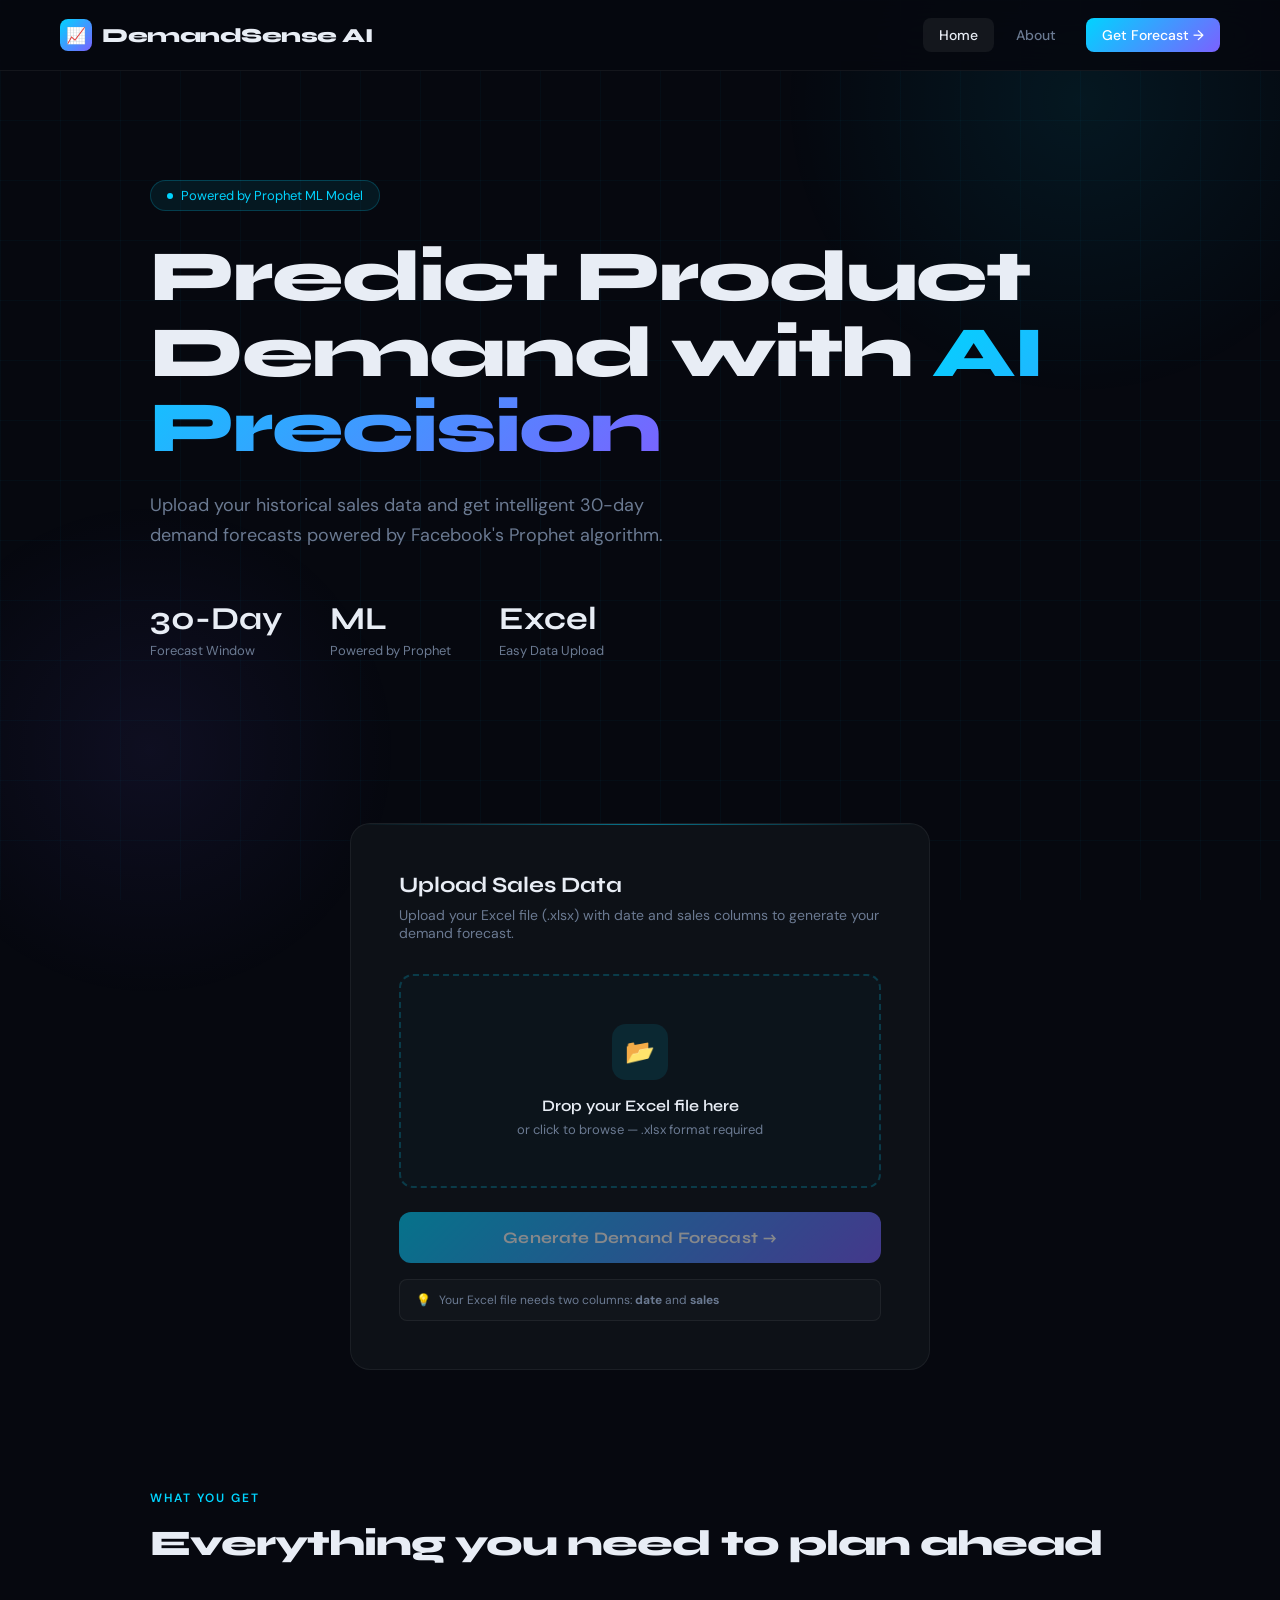
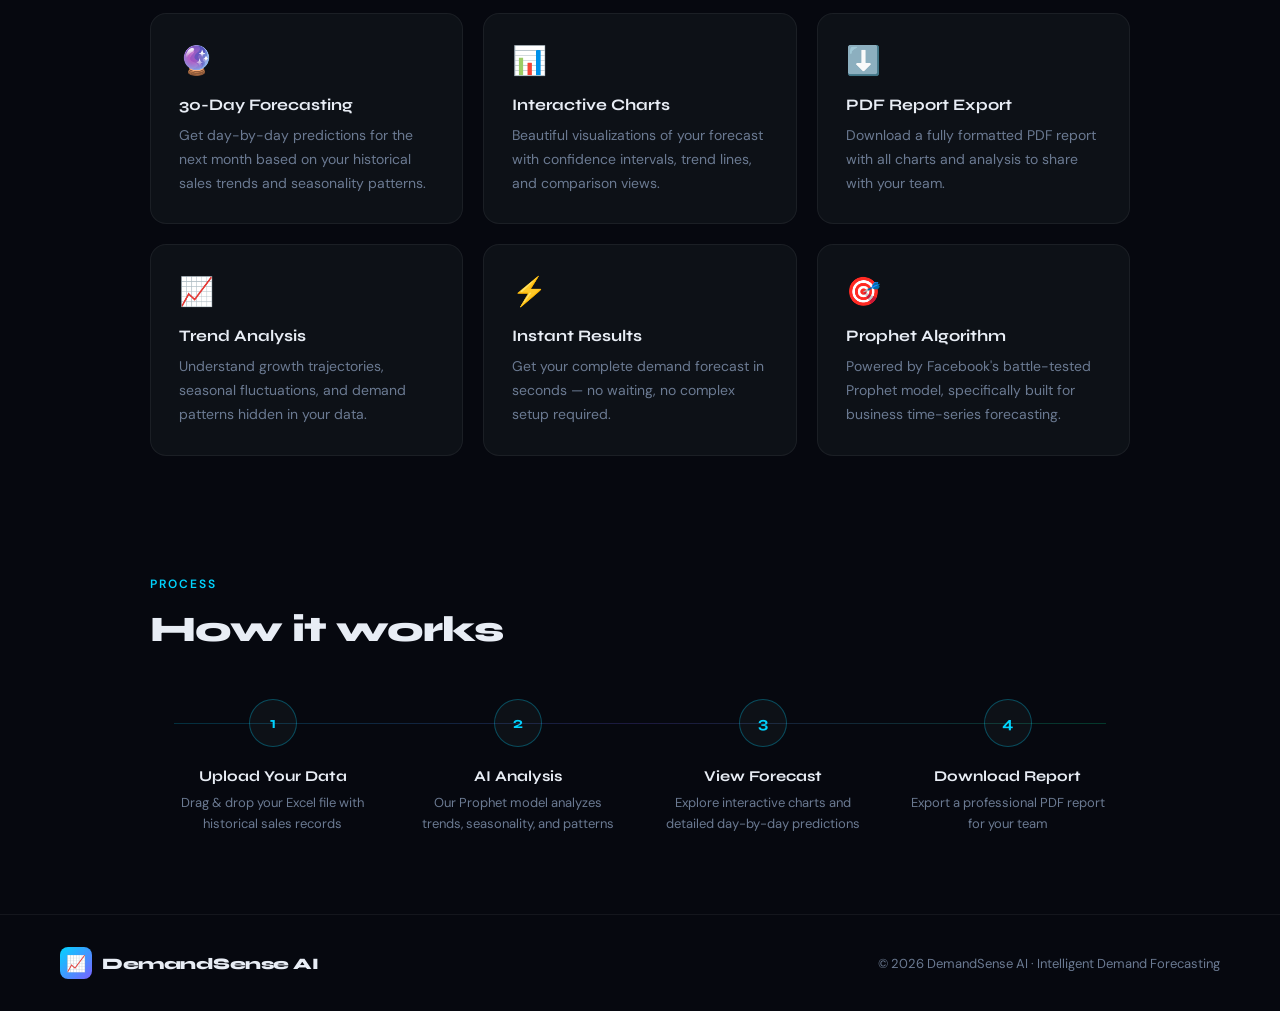
<file: index.html>
<!DOCTYPE html>
<html lang="en">
<head>
<meta charset="UTF-8">
<meta name="viewport" content="width=device-width, initial-scale=1.0">
<title>DemandSense AI — Intelligent Demand Forecasting</title>
<link href="https://fonts.googleapis.com/css2?family=Syne:wght@400;600;700;800&family=DM+Sans:wght@300;400;500&display=swap" rel="stylesheet">
<style>
:root {
  --bg: #06080f;
  --surface: #0d1117;
  --surface2: #131920;
  --border: rgba(255,255,255,0.06);
  --accent: #00d4ff;
  --accent2: #7b61ff;
  --accent3: #00ff9d;
  --text: #e8edf5;
  --muted: #6b7a92;
  --glow: 0 0 60px rgba(0,212,255,0.15);
}

* { margin:0; padding:0; box-sizing:border-box; }

body {
  background: var(--bg);
  color: var(--text);
  font-family: 'DM Sans', sans-serif;
  min-height: 100vh;
  overflow-x: hidden;
}

/* Animated grid background */
body::before {
  content: '';
  position: fixed;
  inset: 0;
  background-image:
    linear-gradient(rgba(0,212,255,0.03) 1px, transparent 1px),
    linear-gradient(90deg, rgba(0,212,255,0.03) 1px, transparent 1px);
  background-size: 60px 60px;
  pointer-events: none;
  z-index: 0;
}

/* Glow orbs */
.orb1 {
  position: fixed;
  width: 600px; height: 600px;
  background: radial-gradient(circle, rgba(0,212,255,0.08) 0%, transparent 70%);
  top: -200px; right: -100px;
  border-radius: 50%;
  pointer-events: none;
  z-index: 0;
  animation: floatOrb 8s ease-in-out infinite;
}
.orb2 {
  position: fixed;
  width: 500px; height: 500px;
  background: radial-gradient(circle, rgba(123,97,255,0.08) 0%, transparent 70%);
  bottom: -100px; left: -100px;
  border-radius: 50%;
  pointer-events: none;
  z-index: 0;
  animation: floatOrb 10s ease-in-out infinite reverse;
}
@keyframes floatOrb {
  0%,100% { transform: translateY(0px); }
  50% { transform: translateY(30px); }
}

/* HEADER */
header {
  position: fixed;
  top: 0; left: 0; right: 0;
  z-index: 100;
  display: flex;
  align-items: center;
  justify-content: space-between;
  padding: 18px 60px;
  background: rgba(6,8,15,0.85);
  backdrop-filter: blur(20px);
  border-bottom: 1px solid var(--border);
}

.logo {
  display: flex;
  align-items: center;
  gap: 10px;
  font-family: 'Syne', sans-serif;
  font-size: 20px;
  font-weight: 800;
  letter-spacing: -0.5px;
  color: var(--text);
}

.logo-icon {
  width: 32px; height: 32px;
  background: linear-gradient(135deg, var(--accent), var(--accent2));
  border-radius: 8px;
  display: flex;
  align-items: center;
  justify-content: center;
  font-size: 16px;
}

nav {
  display: flex;
  align-items: center;
  gap: 6px;
}

nav a {
  color: var(--muted);
  text-decoration: none;
  font-size: 14px;
  font-weight: 500;
  padding: 8px 16px;
  border-radius: 8px;
  transition: all 0.2s;
}

nav a:hover, nav a.active {
  color: var(--text);
  background: var(--border);
}

.nav-cta {
  background: linear-gradient(135deg, var(--accent), var(--accent2)) !important;
  color: white !important;
  margin-left: 8px;
}

.nav-cta:hover {
  opacity: 0.85;
  background: linear-gradient(135deg, var(--accent), var(--accent2)) !important;
}

/* HERO */
.hero {
  position: relative;
  z-index: 1;
  padding: 180px 60px 100px;
  max-width: 1100px;
  margin: 0 auto;
}

.hero-badge {
  display: inline-flex;
  align-items: center;
  gap: 8px;
  background: rgba(0,212,255,0.08);
  border: 1px solid rgba(0,212,255,0.2);
  border-radius: 100px;
  padding: 6px 16px;
  font-size: 13px;
  color: var(--accent);
  margin-bottom: 28px;
  animation: fadeUp 0.6s ease both;
}

.badge-dot {
  width: 6px; height: 6px;
  background: var(--accent);
  border-radius: 50%;
  animation: pulse 2s ease infinite;
}

@keyframes pulse {
  0%,100% { opacity:1; transform:scale(1); }
  50% { opacity:0.5; transform:scale(1.3); }
}

.hero h1 {
  font-family: 'Syne', sans-serif;
  font-size: clamp(42px, 6vw, 72px);
  font-weight: 800;
  line-height: 1.05;
  letter-spacing: -2px;
  margin-bottom: 24px;
  animation: fadeUp 0.6s 0.1s ease both;
}

.hero h1 span {
  background: linear-gradient(135deg, var(--accent), var(--accent2));
  -webkit-background-clip: text;
  -webkit-text-fill-color: transparent;
  background-clip: text;
}

.hero p {
  font-size: 18px;
  color: var(--muted);
  max-width: 520px;
  line-height: 1.7;
  margin-bottom: 48px;
  animation: fadeUp 0.6s 0.2s ease both;
}

.hero-stats {
  display: flex;
  gap: 48px;
  margin-bottom: 64px;
  animation: fadeUp 0.6s 0.3s ease both;
}

.stat {
  display: flex;
  flex-direction: column;
  gap: 4px;
}

.stat-value {
  font-family: 'Syne', sans-serif;
  font-size: 32px;
  font-weight: 700;
  color: var(--text);
}

.stat-label {
  font-size: 13px;
  color: var(--muted);
}

@keyframes fadeUp {
  from { opacity:0; transform: translateY(20px); }
  to { opacity:1; transform: translateY(0); }
}

/* UPLOAD SECTION */
.upload-section {
  position: relative;
  z-index: 1;
  max-width: 700px;
  margin: 0 auto 120px;
  padding: 0 60px;
  animation: fadeUp 0.6s 0.4s ease both;
}

.upload-card {
  background: var(--surface);
  border: 1px solid var(--border);
  border-radius: 20px;
  padding: 48px;
  position: relative;
  overflow: hidden;
}

.upload-card::before {
  content: '';
  position: absolute;
  top: 0; left: 0; right: 0;
  height: 1px;
  background: linear-gradient(90deg, transparent, var(--accent), transparent);
  opacity: 0.5;
}

.upload-card h2 {
  font-family: 'Syne', sans-serif;
  font-size: 22px;
  font-weight: 700;
  margin-bottom: 8px;
}

.upload-card > p {
  color: var(--muted);
  font-size: 14px;
  margin-bottom: 32px;
}

.drop-zone {
  border: 2px dashed rgba(0,212,255,0.2);
  border-radius: 14px;
  padding: 48px 24px;
  text-align: center;
  cursor: pointer;
  transition: all 0.3s;
  background: rgba(0,212,255,0.02);
  position: relative;
}

.drop-zone:hover, .drop-zone.drag-over {
  border-color: var(--accent);
  background: rgba(0,212,255,0.05);
}

.drop-icon {
  width: 56px; height: 56px;
  background: rgba(0,212,255,0.1);
  border-radius: 14px;
  display: flex;
  align-items: center;
  justify-content: center;
  font-size: 24px;
  margin: 0 auto 16px;
}

.drop-zone h3 {
  font-family: 'Syne', sans-serif;
  font-size: 16px;
  font-weight: 600;
  margin-bottom: 6px;
}

.drop-zone p {
  color: var(--muted);
  font-size: 13px;
}

.drop-zone input[type="file"] {
  position: absolute;
  inset: 0;
  opacity: 0;
  cursor: pointer;
  width: 100%;
  height: 100%;
}

.file-selected {
  display: none;
  align-items: center;
  gap: 12px;
  background: rgba(0,255,157,0.05);
  border: 1px solid rgba(0,255,157,0.2);
  border-radius: 10px;
  padding: 14px 18px;
  margin-top: 16px;
}

.file-selected.show { display: flex; }

.file-icon {
  font-size: 20px;
}

.file-info {
  flex: 1;
}

.file-name {
  font-size: 14px;
  font-weight: 500;
  color: var(--accent3);
}

.file-size {
  font-size: 12px;
  color: var(--muted);
}

.predict-btn {
  width: 100%;
  padding: 16px;
  margin-top: 24px;
  background: linear-gradient(135deg, var(--accent), var(--accent2));
  color: white;
  border: none;
  border-radius: 12px;
  font-family: 'Syne', sans-serif;
  font-size: 16px;
  font-weight: 700;
  cursor: pointer;
  transition: all 0.3s;
  display: flex;
  align-items: center;
  justify-content: center;
  gap: 10px;
  letter-spacing: 0.3px;
}

.predict-btn:hover:not(:disabled) {
  transform: translateY(-2px);
  box-shadow: 0 12px 40px rgba(0,212,255,0.3);
}

.predict-btn:disabled {
  opacity: 0.5;
  cursor: not-allowed;
}

.predict-btn .spinner {
  display: none;
  width: 18px; height: 18px;
  border: 2px solid rgba(255,255,255,0.3);
  border-top-color: white;
  border-radius: 50%;
  animation: spin 0.8s linear infinite;
}

.predict-btn.loading .spinner { display: block; }
.predict-btn.loading .btn-text { opacity: 0.7; }

@keyframes spin {
  to { transform: rotate(360deg); }
}

.upload-hint {
  display: flex;
  align-items: center;
  gap: 8px;
  margin-top: 16px;
  padding: 12px 16px;
  background: rgba(255,255,255,0.02);
  border-radius: 8px;
  border: 1px solid var(--border);
}

.upload-hint span {
  font-size: 12px;
  color: var(--muted);
}

/* FEATURES */
.features {
  position: relative;
  z-index: 1;
  max-width: 1100px;
  margin: 0 auto 120px;
  padding: 0 60px;
}

.section-label {
  font-size: 12px;
  font-weight: 600;
  letter-spacing: 2px;
  text-transform: uppercase;
  color: var(--accent);
  margin-bottom: 16px;
}

.section-title {
  font-family: 'Syne', sans-serif;
  font-size: 36px;
  font-weight: 800;
  letter-spacing: -1px;
  margin-bottom: 48px;
}

.features-grid {
  display: grid;
  grid-template-columns: repeat(3, 1fr);
  gap: 20px;
}

.feature-card {
  background: var(--surface);
  border: 1px solid var(--border);
  border-radius: 16px;
  padding: 28px;
  transition: all 0.3s;
  position: relative;
  overflow: hidden;
}

.feature-card::before {
  content: '';
  position: absolute;
  inset: 0;
  background: linear-gradient(135deg, rgba(0,212,255,0.03), transparent);
  opacity: 0;
  transition: opacity 0.3s;
}

.feature-card:hover {
  border-color: rgba(0,212,255,0.2);
  transform: translateY(-4px);
}

.feature-card:hover::before {
  opacity: 1;
}

.feature-emoji {
  font-size: 28px;
  margin-bottom: 16px;
  display: block;
}

.feature-card h3 {
  font-family: 'Syne', sans-serif;
  font-size: 16px;
  font-weight: 700;
  margin-bottom: 10px;
}

.feature-card p {
  font-size: 14px;
  color: var(--muted);
  line-height: 1.7;
}

/* HOW IT WORKS */
.how-it-works {
  position: relative;
  z-index: 1;
  max-width: 1100px;
  margin: 0 auto 80px;
  padding: 0 60px;
}

.steps {
  display: flex;
  gap: 0;
  position: relative;
}

.steps::before {
  content: '';
  position: absolute;
  top: 24px;
  left: 24px;
  right: 24px;
  height: 1px;
  background: linear-gradient(90deg, var(--accent), var(--accent2), var(--accent3));
  opacity: 0.2;
}

.step {
  flex: 1;
  text-align: center;
  padding: 0 20px;
}

.step-num {
  width: 48px; height: 48px;
  background: var(--surface);
  border: 1px solid rgba(0,212,255,0.3);
  border-radius: 50%;
  display: flex;
  align-items: center;
  justify-content: center;
  font-family: 'Syne', sans-serif;
  font-size: 16px;
  font-weight: 700;
  color: var(--accent);
  margin: 0 auto 20px;
}

.step h4 {
  font-family: 'Syne', sans-serif;
  font-size: 15px;
  font-weight: 700;
  margin-bottom: 8px;
}

.step p {
  font-size: 13px;
  color: var(--muted);
  line-height: 1.6;
}

/* FOOTER */
footer {
  position: relative;
  z-index: 1;
  border-top: 1px solid var(--border);
  padding: 32px 60px;
  display: flex;
  align-items: center;
  justify-content: space-between;
}

footer .logo { font-size: 16px; }

footer p {
  font-size: 13px;
  color: var(--muted);
}

/* Error message */
.error-msg {
  display: none;
  background: rgba(255,80,80,0.1);
  border: 1px solid rgba(255,80,80,0.3);
  border-radius: 8px;
  padding: 12px 16px;
  font-size: 13px;
  color: #ff8080;
  margin-top: 12px;
  align-items: center;
  gap: 8px;
}
.error-msg.show { display: flex; }
</style>
</head>
<body>

<div class="orb1"></div>
<div class="orb2"></div>

<header>
  <div class="logo">
    <div class="logo-icon">📈</div>
    DemandSense AI
  </div>
  <nav>
    <a href="index.html" class="active">Home</a>
    <a href="about.html">About</a>
    <a href="index.html" class="nav-cta">Get Forecast →</a>
  </nav>
</header>

<section class="hero">
  <div class="hero-badge">
    <div class="badge-dot"></div>
    Powered by Prophet ML Model
  </div>
  <h1>Predict Product<br>Demand with <span>AI Precision</span></h1>
  <p>Upload your historical sales data and get intelligent 30-day demand forecasts powered by Facebook's Prophet algorithm.</p>
  <div class="hero-stats">
    <div class="stat">
      <div class="stat-value">30-Day</div>
      <div class="stat-label">Forecast Window</div>
    </div>
    <div class="stat">
      <div class="stat-value">ML</div>
      <div class="stat-label">Powered by Prophet</div>
    </div>
    <div class="stat">
      <div class="stat-value">Excel</div>
      <div class="stat-label">Easy Data Upload</div>
    </div>
  </div>
</section>

<div class="upload-section">
  <div class="upload-card">
    <h2>Upload Sales Data</h2>
    <p>Upload your Excel file (.xlsx) with date and sales columns to generate your demand forecast.</p>

    <div class="drop-zone" id="dropZone">
      <div class="drop-icon">📂</div>
      <h3>Drop your Excel file here</h3>
      <p>or click to browse — .xlsx format required</p>
      <input type="file" id="fileInput" accept=".xlsx,.xls" onchange="handleFileSelect(this)">
    </div>

    <div class="file-selected" id="fileSelected">
      <div class="file-icon">📊</div>
      <div class="file-info">
        <div class="file-name" id="fileName">—</div>
        <div class="file-size" id="fileSize">—</div>
      </div>
      <span style="color:var(--accent3); font-size:18px;">✓</span>
    </div>

    <div class="error-msg" id="errorMsg">
      <span>⚠️</span>
      <span id="errorText">Something went wrong. Please try again.</span>
    </div>

    <button class="predict-btn" id="predictBtn" onclick="uploadFile()" disabled>
      <div class="spinner"></div>
      <span class="btn-text">Generate Demand Forecast →</span>
    </button>

    <div class="upload-hint">
      <span>💡</span>
      <span>Your Excel file needs two columns: <strong>date</strong> and <strong>sales</strong></span>
    </div>
  </div>
</div>

<section class="features">
  <div class="section-label">What You Get</div>
  <div class="section-title">Everything you need to plan ahead</div>
  <div class="features-grid">
    <div class="feature-card">
      <span class="feature-emoji">🔮</span>
      <h3>30-Day Forecasting</h3>
      <p>Get day-by-day predictions for the next month based on your historical sales trends and seasonality patterns.</p>
    </div>
    <div class="feature-card">
      <span class="feature-emoji">📊</span>
      <h3>Interactive Charts</h3>
      <p>Beautiful visualizations of your forecast with confidence intervals, trend lines, and comparison views.</p>
    </div>
    <div class="feature-card">
      <span class="feature-emoji">⬇️</span>
      <h3>PDF Report Export</h3>
      <p>Download a fully formatted PDF report with all charts and analysis to share with your team.</p>
    </div>
    <div class="feature-card">
      <span class="feature-emoji">📈</span>
      <h3>Trend Analysis</h3>
      <p>Understand growth trajectories, seasonal fluctuations, and demand patterns hidden in your data.</p>
    </div>
    <div class="feature-card">
      <span class="feature-emoji">⚡</span>
      <h3>Instant Results</h3>
      <p>Get your complete demand forecast in seconds — no waiting, no complex setup required.</p>
    </div>
    <div class="feature-card">
      <span class="feature-emoji">🎯</span>
      <h3>Prophet Algorithm</h3>
      <p>Powered by Facebook's battle-tested Prophet model, specifically built for business time-series forecasting.</p>
    </div>
  </div>
</section>

<section class="how-it-works">
  <div class="section-label">Process</div>
  <div class="section-title">How it works</div>
  <div class="steps">
    <div class="step">
      <div class="step-num">1</div>
      <h4>Upload Your Data</h4>
      <p>Drag & drop your Excel file with historical sales records</p>
    </div>
    <div class="step">
      <div class="step-num">2</div>
      <h4>AI Analysis</h4>
      <p>Our Prophet model analyzes trends, seasonality, and patterns</p>
    </div>
    <div class="step">
      <div class="step-num">3</div>
      <h4>View Forecast</h4>
      <p>Explore interactive charts and detailed day-by-day predictions</p>
    </div>
    <div class="step">
      <div class="step-num">4</div>
      <h4>Download Report</h4>
      <p>Export a professional PDF report for your team</p>
    </div>
  </div>
</section>

<footer>
  <div class="logo">
    <div class="logo-icon">📈</div>
    DemandSense AI
  </div>
  <p>© 2026 DemandSense AI · Intelligent Demand Forecasting</p>
</footer>

<script>
function handleFileSelect(input) {
  const file = input.files[0];
  if (!file) return;

  const nameEl = document.getElementById('fileName');
  const sizeEl = document.getElementById('fileSize');
  const selectedEl = document.getElementById('fileSelected');
  const btnEl = document.getElementById('predictBtn');

  nameEl.textContent = file.name;
  sizeEl.textContent = (file.size / 1024).toFixed(1) + ' KB';
  selectedEl.classList.add('show');
  btnEl.disabled = false;

  document.getElementById('errorMsg').classList.remove('show');
}

// Drag & drop visual
const dz = document.getElementById('dropZone');
dz.addEventListener('dragover', e => { e.preventDefault(); dz.classList.add('drag-over'); });
dz.addEventListener('dragleave', () => dz.classList.remove('drag-over'));
dz.addEventListener('drop', e => {
  e.preventDefault();
  dz.classList.remove('drag-over');
  const dt = e.dataTransfer;
  if (dt.files.length) {
    document.getElementById('fileInput').files = dt.files;
    handleFileSelect(document.getElementById('fileInput'));
  }
});

async function uploadFile() {
  const file = document.getElementById("fileInput").files[0];
  if (!file) return;

  const btn = document.getElementById('predictBtn');
  btn.classList.add('loading');
  btn.disabled = true;
  document.getElementById('errorMsg').classList.remove('show');

  try {
    const formData = new FormData();
    formData.append("file", file);

    const res = await fetch("http://127.0.0.1:5000/predict_excel", {
      method: "POST",
      body: formData
    });

    if (!res.ok) throw new Error('Server error: ' + res.status);

    const data = await res.json();
    localStorage.setItem("prediction", data.next_month_total_product.toFixed(2));
    localStorage.setItem("fileName", file.name);
    localStorage.removeItem("dailyForecast"); // clear old forecast so new data generates fresh
    window.location = "result.html";

  } catch (err) {
    btn.classList.remove('loading');
    btn.disabled = false;
    document.getElementById('errorText').textContent = err.message || 'Failed to connect. Make sure your backend is running.';
    document.getElementById('errorMsg').classList.add('show');
  }
}
</script>
</body>
</html>
</file>
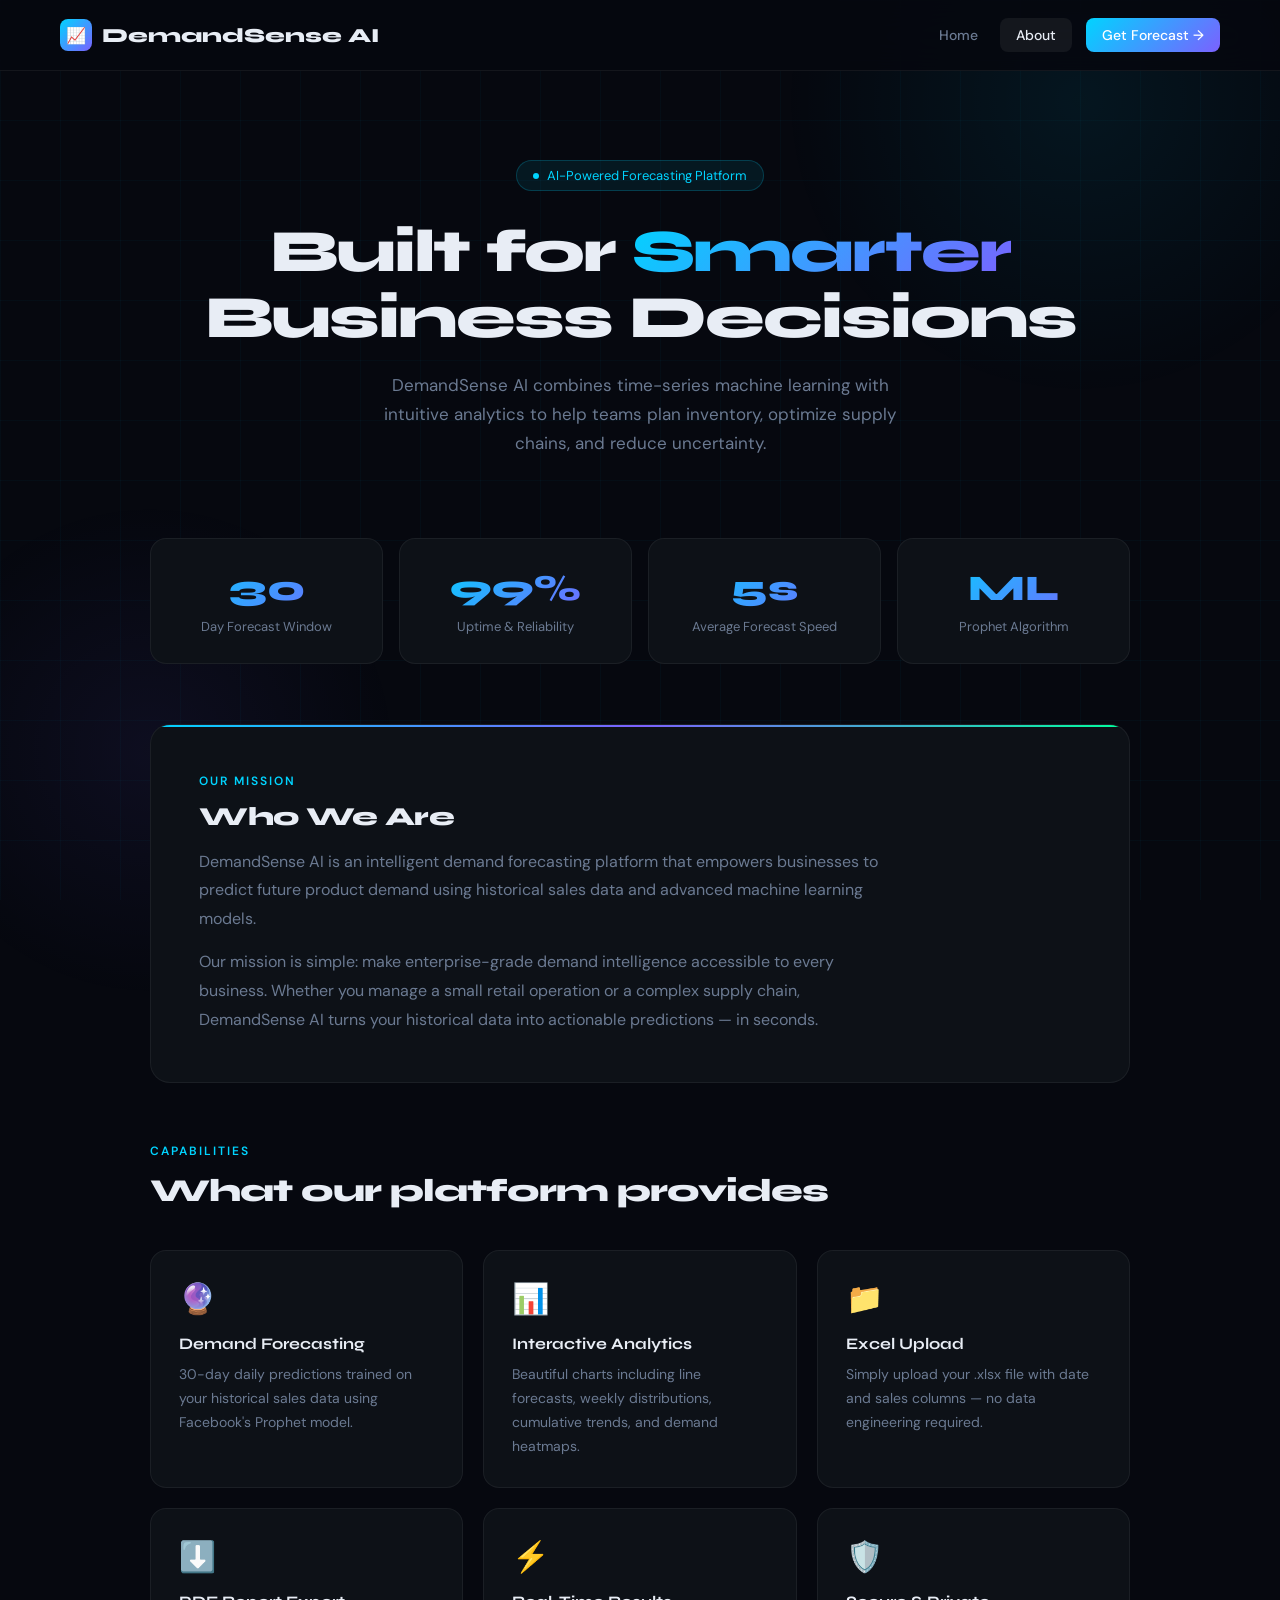
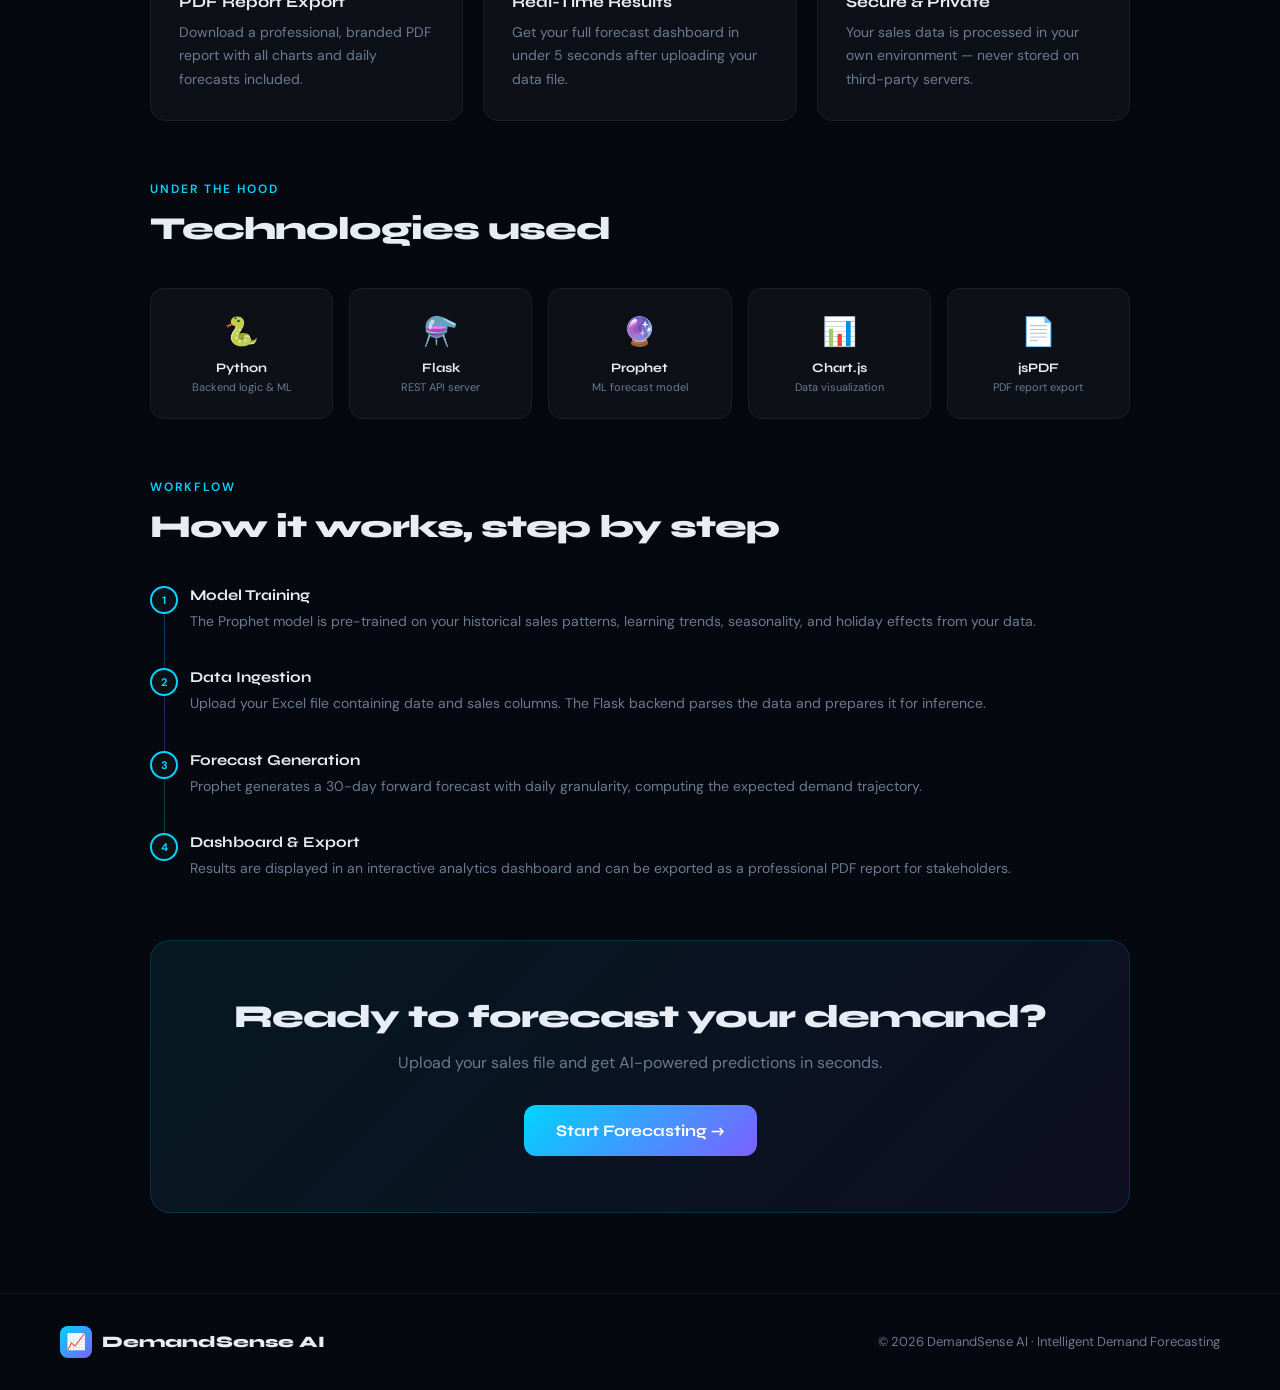
<file: about.html>
<!DOCTYPE html>
<html lang="en">
<head>
<meta charset="UTF-8">
<meta name="viewport" content="width=device-width, initial-scale=1.0">
<title>About — DemandSense AI</title>
<link href="https://fonts.googleapis.com/css2?family=Syne:wght@400;600;700;800&family=DM+Sans:wght@300;400;500&display=swap" rel="stylesheet">
<style>
:root {
  --bg: #06080f;
  --surface: #0d1117;
  --surface2: #131920;
  --border: rgba(255,255,255,0.06);
  --accent: #00d4ff;
  --accent2: #7b61ff;
  --accent3: #00ff9d;
  --text: #e8edf5;
  --muted: #6b7a92;
}
* { margin:0; padding:0; box-sizing:border-box; }
body { background: var(--bg); color: var(--text); font-family: 'DM Sans', sans-serif; min-height: 100vh; overflow-x: hidden; }
body::before {
  content: ''; position: fixed; inset: 0;
  background-image: linear-gradient(rgba(0,212,255,0.03) 1px, transparent 1px), linear-gradient(90deg, rgba(0,212,255,0.03) 1px, transparent 1px);
  background-size: 60px 60px; pointer-events: none; z-index: 0;
}
.orb1 { position: fixed; width:600px; height:600px; background: radial-gradient(circle, rgba(0,212,255,0.07) 0%, transparent 70%); top:-200px; right:-100px; border-radius:50%; pointer-events:none; z-index:0; animation: floatOrb 8s ease-in-out infinite; }
.orb2 { position: fixed; width:500px; height:500px; background: radial-gradient(circle, rgba(123,97,255,0.07) 0%, transparent 70%); bottom:-100px; left:-100px; border-radius:50%; pointer-events:none; z-index:0; animation: floatOrb 10s ease-in-out infinite reverse; }
@keyframes floatOrb { 0%,100% { transform: translateY(0); } 50% { transform: translateY(30px); } }
header { position:fixed; top:0; left:0; right:0; z-index:100; display:flex; align-items:center; justify-content:space-between; padding:18px 60px; background:rgba(6,8,15,0.85); backdrop-filter:blur(20px); border-bottom:1px solid var(--border); }
.logo { display:flex; align-items:center; gap:10px; font-family:'Syne',sans-serif; font-size:20px; font-weight:800; color:var(--text); text-decoration:none; }
.logo-icon { width:32px; height:32px; background:linear-gradient(135deg,var(--accent),var(--accent2)); border-radius:8px; display:flex; align-items:center; justify-content:center; font-size:16px; }
nav { display:flex; align-items:center; gap:6px; }
nav a { color:var(--muted); text-decoration:none; font-size:14px; font-weight:500; padding:8px 16px; border-radius:8px; transition:all 0.2s; }
nav a:hover, nav a.active { color:var(--text); background:var(--border); }
.nav-cta { background:linear-gradient(135deg,var(--accent),var(--accent2))!important; color:white!important; margin-left:8px; }

/* Hero */
.hero { position:relative; z-index:1; padding:160px 60px 80px; max-width:1100px; margin:0 auto; text-align:center; }
.hero-badge { display:inline-flex; align-items:center; gap:8px; background:rgba(0,212,255,0.08); border:1px solid rgba(0,212,255,0.2); border-radius:100px; padding:6px 16px; font-size:13px; color:var(--accent); margin-bottom:28px; animation:fadeUp 0.5s ease both; }
.badge-dot { width:6px; height:6px; background:var(--accent); border-radius:50%; animation:pulse 2s ease infinite; }
@keyframes pulse { 0%,100% { opacity:1; transform:scale(1); } 50% { opacity:0.5; transform:scale(1.3); } }
.hero h1 { font-family:'Syne',sans-serif; font-size:clamp(36px,5vw,60px); font-weight:800; letter-spacing:-2px; line-height:1.1; margin-bottom:20px; animation:fadeUp 0.5s 0.1s ease both; }
.hero h1 span { background:linear-gradient(135deg,var(--accent),var(--accent2)); -webkit-background-clip:text; -webkit-text-fill-color:transparent; background-clip:text; }
.hero p { color:var(--muted); font-size:17px; max-width:560px; margin:0 auto; line-height:1.7; animation:fadeUp 0.5s 0.2s ease both; }
@keyframes fadeUp { from { opacity:0; transform:translateY(15px); } to { opacity:1; transform:translateY(0); } }

/* Main content */
main { position:relative; z-index:1; max-width:1100px; margin:0 auto; padding:0 60px 80px; }

.section-label { font-size:12px; font-weight:600; letter-spacing:2px; text-transform:uppercase; color:var(--accent); margin-bottom:12px; }
.section-title { font-family:'Syne',sans-serif; font-size:32px; font-weight:800; letter-spacing:-1px; margin-bottom:40px; }

/* Mission */
.mission-card {
  background: var(--surface);
  border: 1px solid var(--border);
  border-radius: 20px;
  padding: 48px;
  margin-bottom: 60px;
  position: relative; overflow: hidden;
  animation: fadeUp 0.5s 0.3s ease both;
}
.mission-card::before { content:''; position:absolute; top:0; left:0; right:0; height:2px; background:linear-gradient(90deg,var(--accent),var(--accent2),var(--accent3)); }
.mission-card h2 { font-family:'Syne',sans-serif; font-size:26px; font-weight:800; letter-spacing:-0.5px; margin-bottom:16px; }
.mission-card p { color:var(--muted); line-height:1.8; font-size:16px; max-width:700px; }
.mission-card p + p { margin-top:14px; }

/* Features */
.features-grid { display:grid; grid-template-columns:repeat(3,1fr); gap:20px; margin-bottom:60px; animation:fadeUp 0.5s 0.4s ease both; }
.feature-card { background:var(--surface); border:1px solid var(--border); border-radius:16px; padding:28px; transition:all 0.3s; position:relative; overflow:hidden; }
.feature-card::before { content:''; position:absolute; inset:0; background:linear-gradient(135deg,rgba(0,212,255,0.03),transparent); opacity:0; transition:opacity 0.3s; }
.feature-card:hover { border-color:rgba(0,212,255,0.2); transform:translateY(-4px); }
.feature-card:hover::before { opacity:1; }
.feature-emoji { font-size:30px; margin-bottom:16px; display:block; }
.feature-card h3 { font-family:'Syne',sans-serif; font-size:16px; font-weight:700; margin-bottom:10px; }
.feature-card p { font-size:14px; color:var(--muted); line-height:1.7; }

/* Tech stack */
.tech-section { margin-bottom: 60px; animation:fadeUp 0.5s 0.5s ease both; }
.tech-grid { display:grid; grid-template-columns:repeat(5,1fr); gap:16px; }
.tech-card { background:var(--surface); border:1px solid var(--border); border-radius:14px; padding:24px 16px; text-align:center; transition:all 0.3s; }
.tech-card:hover { border-color:rgba(0,212,255,0.2); transform:translateY(-3px); }
.tech-icon { font-size:28px; margin-bottom:10px; }
.tech-card h4 { font-family:'Syne',sans-serif; font-size:13px; font-weight:700; margin-bottom:4px; }
.tech-card p { font-size:11px; color:var(--muted); }

/* Stats row */
.stats-row { display:grid; grid-template-columns:repeat(4,1fr); gap:16px; margin-bottom:60px; animation:fadeUp 0.5s 0.3s ease both; }
.stat-card { background:var(--surface); border:1px solid var(--border); border-radius:16px; padding:28px; text-align:center; }
.stat-num { font-family:'Syne',sans-serif; font-size:36px; font-weight:800; background:linear-gradient(135deg,var(--accent),var(--accent2)); -webkit-background-clip:text; -webkit-text-fill-color:transparent; background-clip:text; margin-bottom:8px; }
.stat-label { font-size:13px; color:var(--muted); }

/* Process timeline */
.process { margin-bottom: 60px; animation: fadeUp 0.5s 0.5s ease both; }
.process-items { display:flex; flex-direction:column; gap:0; position:relative; padding-left:40px; }
.process-items::before { content:''; position:absolute; left:14px; top:20px; bottom:20px; width:1px; background:linear-gradient(to bottom,var(--accent),var(--accent2),var(--accent3)); opacity:0.3; }
.process-item { display:flex; gap:24px; padding-bottom:36px; position:relative; }
.process-item:last-child { padding-bottom:0; }
.process-dot { width:28px; height:28px; background:var(--surface); border:2px solid var(--accent); border-radius:50%; display:flex; align-items:center; justify-content:center; font-size:11px; font-weight:700; color:var(--accent); flex-shrink:0; position:absolute; left:-40px; top:0; }
.process-content h4 { font-family:'Syne',sans-serif; font-size:15px; font-weight:700; margin-bottom:6px; }
.process-content p { font-size:14px; color:var(--muted); line-height:1.6; }

/* CTA */
.cta { background:linear-gradient(135deg,rgba(0,212,255,0.08),rgba(123,97,255,0.08)); border:1px solid rgba(0,212,255,0.15); border-radius:20px; padding:56px; text-align:center; animation:fadeUp 0.5s 0.6s ease both; }
.cta h2 { font-family:'Syne',sans-serif; font-size:32px; font-weight:800; letter-spacing:-1px; margin-bottom:16px; }
.cta p { color:var(--muted); font-size:16px; margin-bottom:32px; }
.cta a { display:inline-flex; align-items:center; gap:10px; background:linear-gradient(135deg,var(--accent),var(--accent2)); color:white; text-decoration:none; padding:16px 32px; border-radius:12px; font-family:'Syne',sans-serif; font-size:16px; font-weight:700; transition:all 0.3s; }
.cta a:hover { transform:translateY(-2px); box-shadow:0 12px 40px rgba(0,212,255,0.3); }

footer { position:relative; z-index:1; border-top:1px solid var(--border); padding:32px 60px; display:flex; align-items:center; justify-content:space-between; }
footer .logo { font-size:16px; }
footer p { font-size:13px; color:var(--muted); }
</style>
</head>
<body>

<div class="orb1"></div>
<div class="orb2"></div>

<header>
  <a href="index.html" class="logo">
    <div class="logo-icon">📈</div>
    DemandSense AI
  </a>
  <nav>
    <a href="index.html">Home</a>
    <a href="about.html" class="active">About</a>
    <a href="index.html" class="nav-cta">Get Forecast →</a>
  </nav>
</header>

<section class="hero">
  <div class="hero-badge">
    <div class="badge-dot"></div>
    AI-Powered Forecasting Platform
  </div>
  <h1>Built for <span>Smarter</span><br>Business Decisions</h1>
  <p>DemandSense AI combines time-series machine learning with intuitive analytics to help teams plan inventory, optimize supply chains, and reduce uncertainty.</p>
</section>

<main>

  <!-- Stats -->
  <div class="stats-row">
    <div class="stat-card">
      <div class="stat-num">30</div>
      <div class="stat-label">Day Forecast Window</div>
    </div>
    <div class="stat-card">
      <div class="stat-num">99%</div>
      <div class="stat-label">Uptime & Reliability</div>
    </div>
    <div class="stat-card">
      <div class="stat-num">5s</div>
      <div class="stat-label">Average Forecast Speed</div>
    </div>
    <div class="stat-card">
      <div class="stat-num">ML</div>
      <div class="stat-label">Prophet Algorithm</div>
    </div>
  </div>

  <!-- Mission -->
  <div class="mission-card">
    <div class="section-label">Our Mission</div>
    <h2>Who We Are</h2>
    <p>DemandSense AI is an intelligent demand forecasting platform that empowers businesses to predict future product demand using historical sales data and advanced machine learning models.</p>
    <p>Our mission is simple: make enterprise-grade demand intelligence accessible to every business. Whether you manage a small retail operation or a complex supply chain, DemandSense AI turns your historical data into actionable predictions — in seconds.</p>
  </div>

  <!-- Features -->
  <div class="section-label">Capabilities</div>
  <div class="section-title">What our platform provides</div>
  <div class="features-grid">
    <div class="feature-card">
      <span class="feature-emoji">🔮</span>
      <h3>Demand Forecasting</h3>
      <p>30-day daily predictions trained on your historical sales data using Facebook's Prophet model.</p>
    </div>
    <div class="feature-card">
      <span class="feature-emoji">📊</span>
      <h3>Interactive Analytics</h3>
      <p>Beautiful charts including line forecasts, weekly distributions, cumulative trends, and demand heatmaps.</p>
    </div>
    <div class="feature-card">
      <span class="feature-emoji">📁</span>
      <h3>Excel Upload</h3>
      <p>Simply upload your .xlsx file with date and sales columns — no data engineering required.</p>
    </div>
    <div class="feature-card">
      <span class="feature-emoji">⬇️</span>
      <h3>PDF Report Export</h3>
      <p>Download a professional, branded PDF report with all charts and daily forecasts included.</p>
    </div>
    <div class="feature-card">
      <span class="feature-emoji">⚡</span>
      <h3>Real-Time Results</h3>
      <p>Get your full forecast dashboard in under 5 seconds after uploading your data file.</p>
    </div>
    <div class="feature-card">
      <span class="feature-emoji">🛡️</span>
      <h3>Secure & Private</h3>
      <p>Your sales data is processed in your own environment — never stored on third-party servers.</p>
    </div>
  </div>

  <!-- Tech Stack -->
  <div class="tech-section">
    <div class="section-label">Under the Hood</div>
    <div class="section-title">Technologies used</div>
    <div class="tech-grid">
      <div class="tech-card">
        <div class="tech-icon">🐍</div>
        <h4>Python</h4>
        <p>Backend logic & ML</p>
      </div>
      <div class="tech-card">
        <div class="tech-icon">⚗️</div>
        <h4>Flask</h4>
        <p>REST API server</p>
      </div>
      <div class="tech-card">
        <div class="tech-icon">🔮</div>
        <h4>Prophet</h4>
        <p>ML forecast model</p>
      </div>
      <div class="tech-card">
        <div class="tech-icon">📊</div>
        <h4>Chart.js</h4>
        <p>Data visualization</p>
      </div>
      <div class="tech-card">
        <div class="tech-icon">📄</div>
        <h4>jsPDF</h4>
        <p>PDF report export</p>
      </div>
    </div>
  </div>

  <!-- Process -->
  <div class="process">
    <div class="section-label">Workflow</div>
    <div class="section-title">How it works, step by step</div>
    <div class="process-items">
      <div class="process-item">
        <div class="process-dot">1</div>
        <div class="process-content">
          <h4>Model Training</h4>
          <p>The Prophet model is pre-trained on your historical sales patterns, learning trends, seasonality, and holiday effects from your data.</p>
        </div>
      </div>
      <div class="process-item">
        <div class="process-dot">2</div>
        <div class="process-content">
          <h4>Data Ingestion</h4>
          <p>Upload your Excel file containing date and sales columns. The Flask backend parses the data and prepares it for inference.</p>
        </div>
      </div>
      <div class="process-item">
        <div class="process-dot">3</div>
        <div class="process-content">
          <h4>Forecast Generation</h4>
          <p>Prophet generates a 30-day forward forecast with daily granularity, computing the expected demand trajectory.</p>
        </div>
      </div>
      <div class="process-item">
        <div class="process-dot">4</div>
        <div class="process-content">
          <h4>Dashboard & Export</h4>
          <p>Results are displayed in an interactive analytics dashboard and can be exported as a professional PDF report for stakeholders.</p>
        </div>
      </div>
    </div>
  </div>

  <!-- CTA -->
  <div class="cta">
    <h2>Ready to forecast your demand?</h2>
    <p>Upload your sales file and get AI-powered predictions in seconds.</p>
    <a href="index.html">Start Forecasting →</a>
  </div>

</main>

<footer>
  <div class="logo">
    <div class="logo-icon">📈</div>
    DemandSense AI
  </div>
  <p>© 2026 DemandSense AI · Intelligent Demand Forecasting</p>
</footer>

</body>
</html>
</file>
